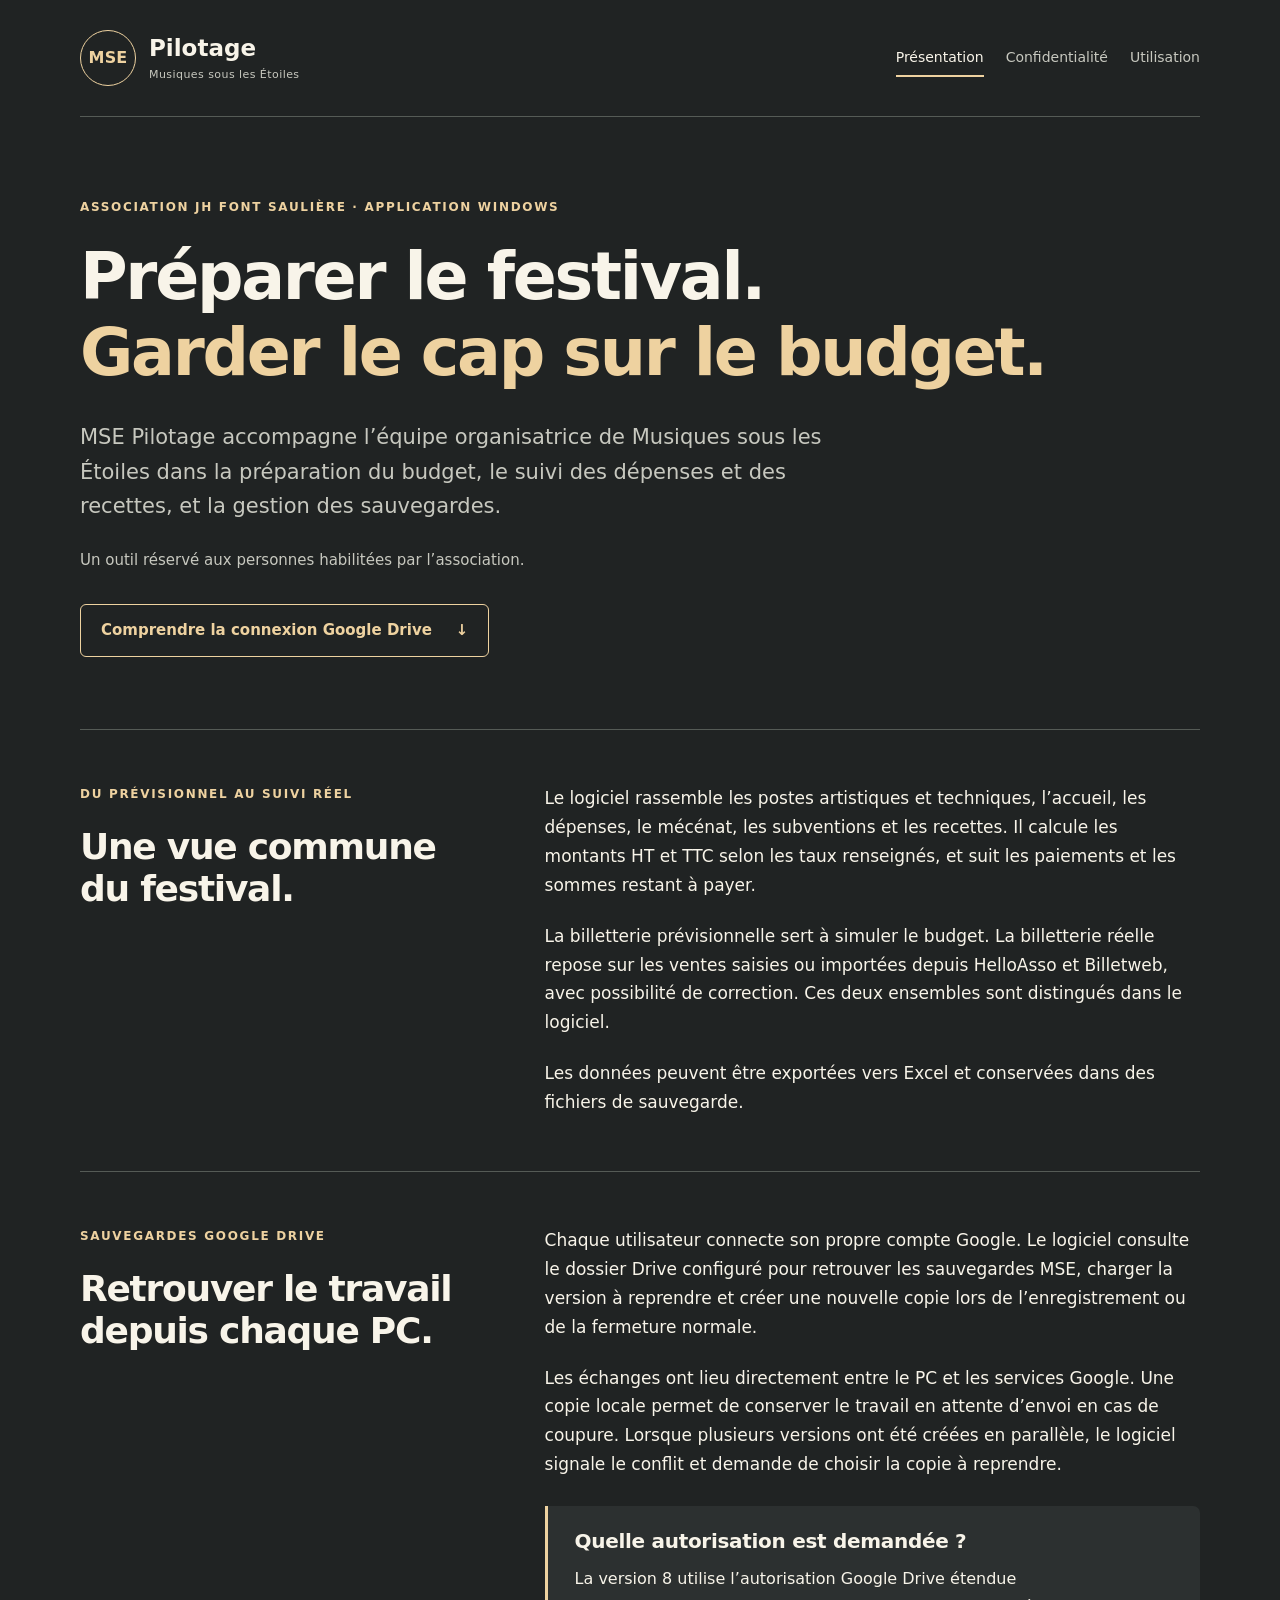
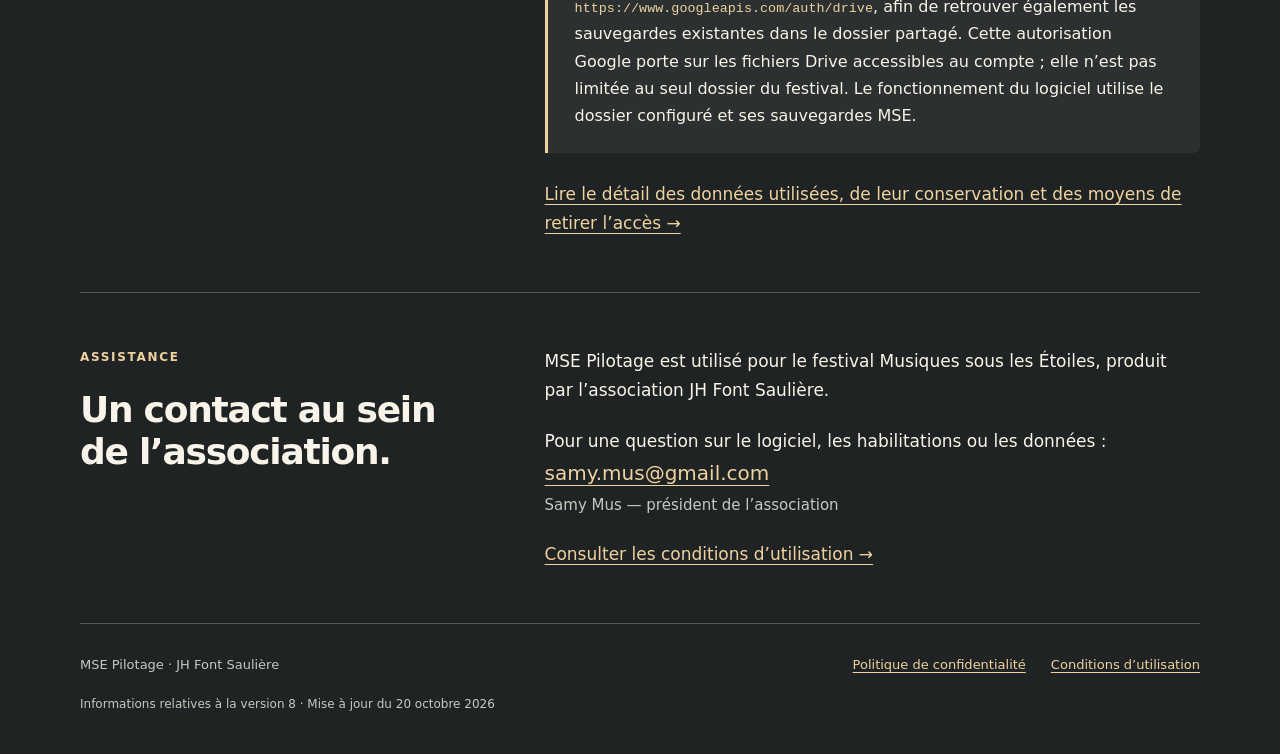
<file: index.html>
<!doctype html>
<html lang="fr">
<head>
  <meta charset="utf-8">
  <meta name="viewport" content="width=device-width, initial-scale=1">
  <meta name="description" content="MSE Pilotage : logiciel Windows de préparation et de suivi du budget du festival Musiques sous les Étoiles, utilisé par l’association JH Font Saulière.">
  <meta name="color-scheme" content="dark">
  <title>MSE Pilotage — Budget du festival Musiques sous les Étoiles</title>
  <link rel="stylesheet" href="style.css">
</head>
<body>
  <a class="skip" href="#contenu">Aller au contenu</a>
  <header class="site-header wrap">
    <a class="brand" href="index.html" aria-label="MSE Pilotage, accueil"><span class="mark" aria-hidden="true">MSE</span><span>Pilotage<small>Musiques sous les Étoiles</small></span></a>
    <nav aria-label="Navigation principale"><a href="index.html" aria-current="page">Présentation</a><a href="confidentialite.html">Confidentialité</a><a href="conditions.html">Utilisation</a></nav>
  </header>
  <main id="contenu" class="wrap">
    <section class="hero">
      <p class="eyebrow">Association JH Font Saulière · Application Windows</p>
      <h1>Préparer le festival.<br><span>Garder le cap sur le budget.</span></h1>
      <p class="lead">MSE Pilotage accompagne l’équipe organisatrice de Musiques sous les Étoiles dans la préparation du budget, le suivi des dépenses et des recettes, et la gestion des sauvegardes.</p>
      <p class="audience">Un outil réservé aux personnes habilitées par l’association.</p>
      <a class="button" href="#google-drive">Comprendre la connexion Google Drive <span aria-hidden="true">↓</span></a>
    </section>
    <section class="section two-columns" aria-labelledby="budget-titre">
      <div><p class="eyebrow">Du prévisionnel au suivi réel</p><h2 id="budget-titre">Une vue commune du festival.</h2></div>
      <div class="prose"><p>Le logiciel rassemble les postes artistiques et techniques, l’accueil, les dépenses, le mécénat, les subventions et les recettes. Il calcule les montants HT et TTC selon les taux renseignés, et suit les paiements et les sommes restant à payer.</p><p>La billetterie prévisionnelle sert à simuler le budget. La billetterie réelle repose sur les ventes saisies ou importées depuis HelloAsso et Billetweb, avec possibilité de correction. Ces deux ensembles sont distingués dans le logiciel.</p><p>Les données peuvent être exportées vers Excel et conservées dans des fichiers de sauvegarde.</p></div>
    </section>
    <section id="google-drive" class="section two-columns" aria-labelledby="drive-titre">
      <div><p class="eyebrow">Sauvegardes Google Drive</p><h2 id="drive-titre">Retrouver le travail depuis chaque PC.</h2></div>
      <div class="prose"><p>Chaque utilisateur connecte son propre compte Google. Le logiciel consulte le dossier Drive configuré pour retrouver les sauvegardes MSE, charger la version à reprendre et créer une nouvelle copie lors de l’enregistrement ou de la fermeture normale.</p><p>Les échanges ont lieu directement entre le PC et les services Google. Une copie locale permet de conserver le travail en attente d’envoi en cas de coupure. Lorsque plusieurs versions ont été créées en parallèle, le logiciel signale le conflit et demande de choisir la copie à reprendre.</p><div class="callout"><h3>Quelle autorisation est demandée ?</h3><p>La version 8 utilise l’autorisation Google Drive étendue <code>https://www.googleapis.com/auth/drive</code>, afin de retrouver également les sauvegardes existantes dans le dossier partagé. Cette autorisation Google porte sur les fichiers Drive accessibles au compte ; elle n’est pas limitée au seul dossier du festival. Le fonctionnement du logiciel utilise le dossier configuré et ses sauvegardes MSE.</p></div><p><a href="confidentialite.html">Lire le détail des données utilisées, de leur conservation et des moyens de retirer l’accès →</a></p></div>
    </section>
    <section class="section two-columns" aria-labelledby="contact-titre">
      <div><p class="eyebrow">Assistance</p><h2 id="contact-titre">Un contact au sein de l’association.</h2></div>
      <div class="prose"><p>MSE Pilotage est utilisé pour le festival Musiques sous les Étoiles, produit par l’association JH Font Saulière.</p><p>Pour une question sur le logiciel, les habilitations ou les données :<br><a class="contact" href="mailto:samy.mus@gmail.com">samy.mus@gmail.com</a><br><span class="muted">Samy Mus — président de l’association</span></p><p><a href="conditions.html">Consulter les conditions d’utilisation →</a></p></div>
    </section>
  </main>
  <footer class="site-footer wrap"><span>MSE Pilotage · JH Font Saulière</span><div><a href="confidentialite.html">Politique de confidentialité</a><a href="conditions.html">Conditions d’utilisation</a></div><small>Informations relatives à la version 8 · Mise à jour du 20 octobre 2026</small></footer>
</body>
</html>
</file>
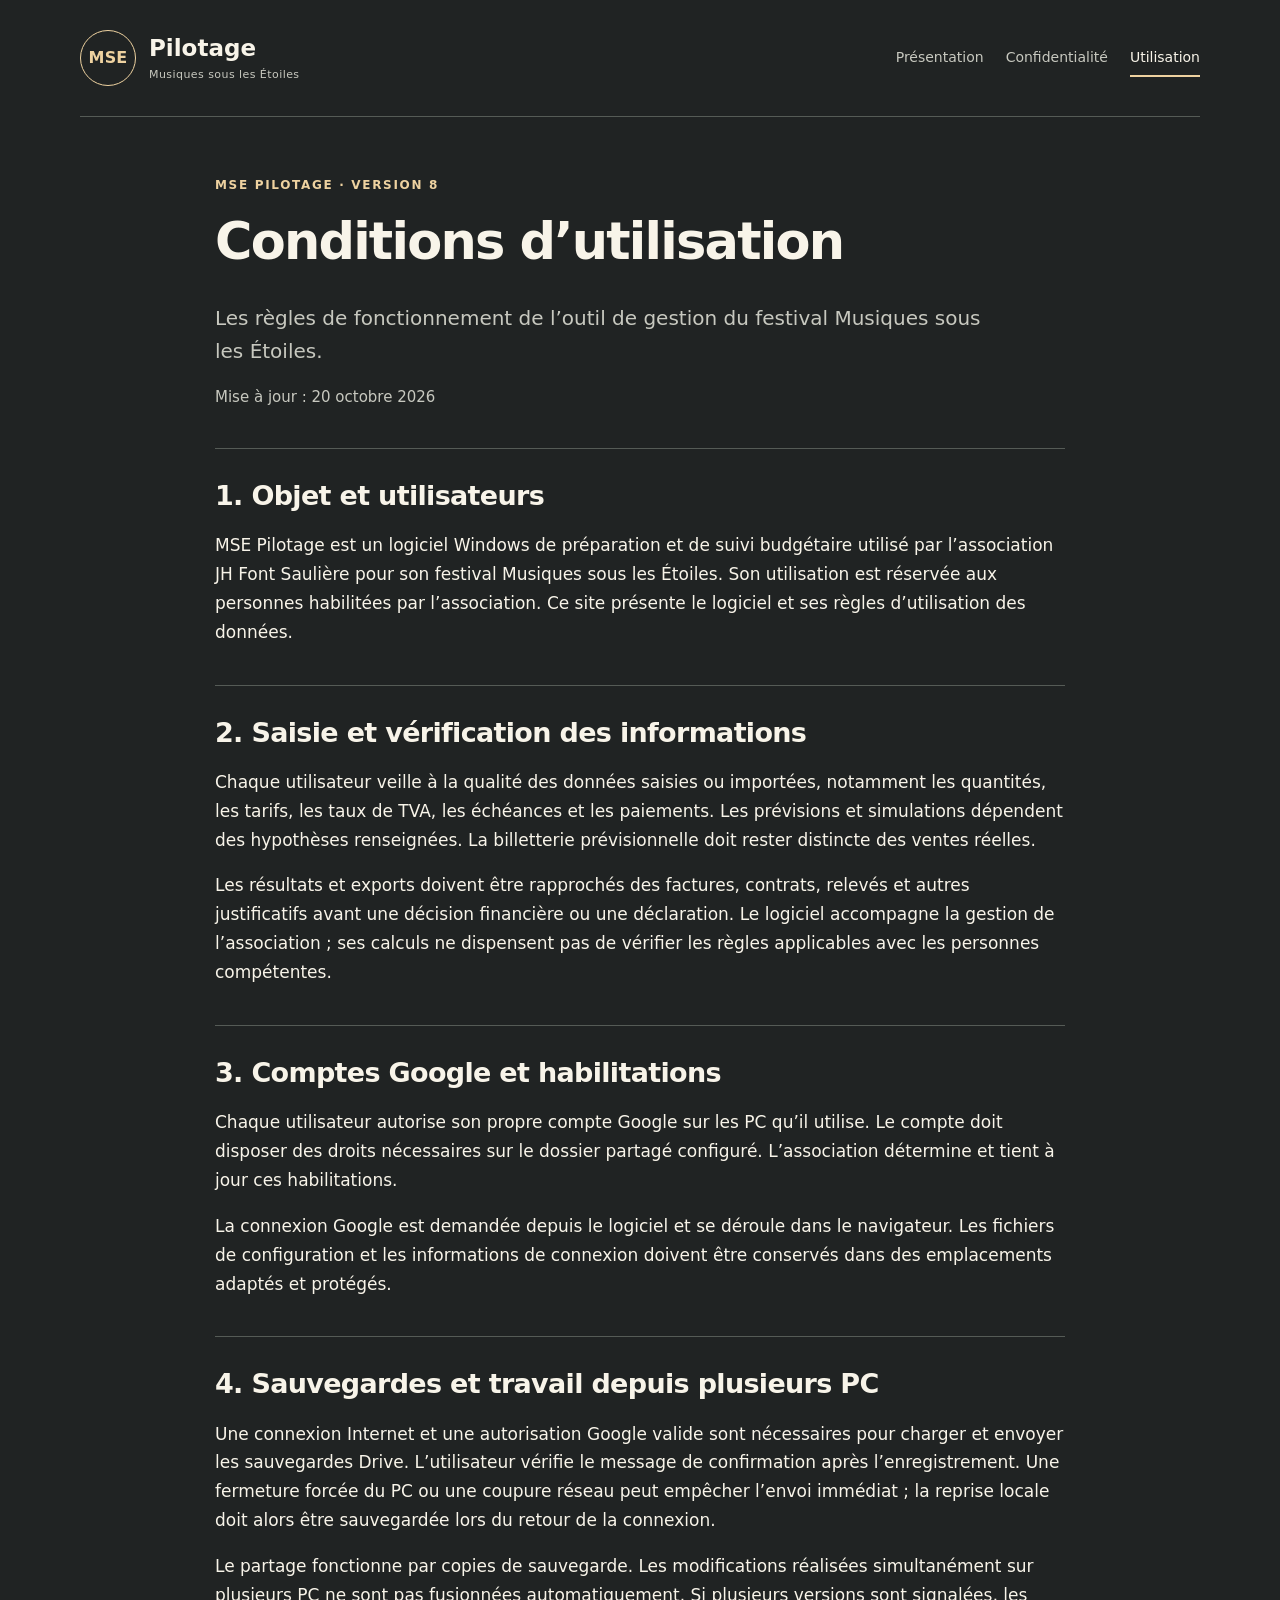
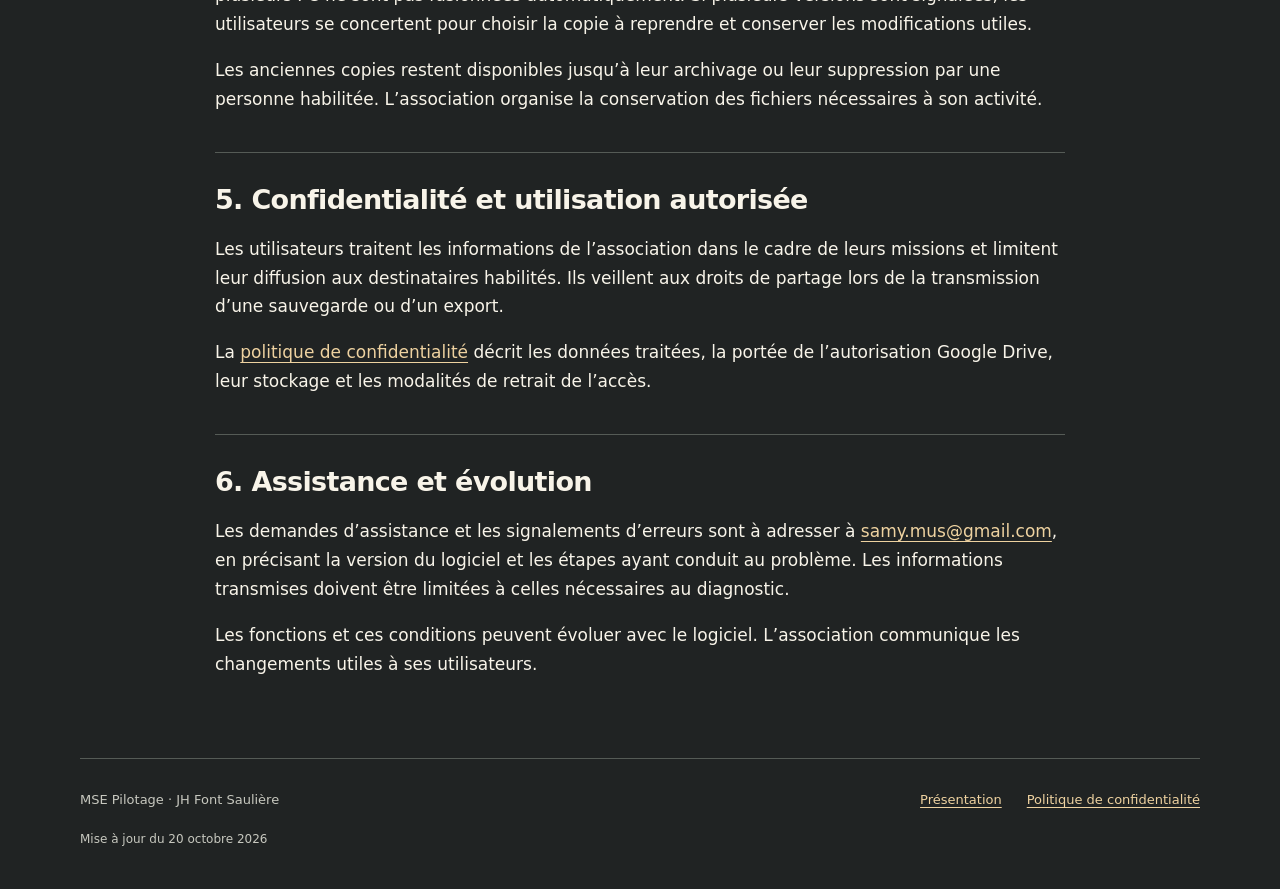
<file: conditions.html>
<!doctype html>
<html lang="fr">
<head>
  <meta charset="utf-8">
  <meta name="viewport" content="width=device-width, initial-scale=1">
  <meta name="description" content="Conditions d’utilisation de MSE Pilotage, outil de gestion budgétaire réservé aux personnes habilitées par l’association JH Font Saulière.">
  <meta name="color-scheme" content="dark">
  <title>Conditions d’utilisation — MSE Pilotage</title>
  <link rel="stylesheet" href="style.css">
</head>
<body>
  <a class="skip" href="#contenu">Aller au contenu</a>
  <header class="site-header wrap"><a class="brand" href="index.html" aria-label="MSE Pilotage, accueil"><span class="mark" aria-hidden="true">MSE</span><span>Pilotage<small>Musiques sous les Étoiles</small></span></a><nav aria-label="Navigation principale"><a href="index.html">Présentation</a><a href="confidentialite.html">Confidentialité</a><a href="conditions.html" aria-current="page">Utilisation</a></nav></header>
  <main id="contenu" class="wrap document">
    <p class="eyebrow">MSE Pilotage · Version 8</p><h1>Conditions d’utilisation</h1><p class="lead">Les règles de fonctionnement de l’outil de gestion du festival Musiques sous les Étoiles.</p><p class="muted">Mise à jour : 20 octobre 2026</p>
    <section><h2>1. Objet et utilisateurs</h2><p>MSE Pilotage est un logiciel Windows de préparation et de suivi budgétaire utilisé par l’association JH Font Saulière pour son festival Musiques sous les Étoiles. Son utilisation est réservée aux personnes habilitées par l’association. Ce site présente le logiciel et ses règles d’utilisation des données.</p></section>
    <section><h2>2. Saisie et vérification des informations</h2><p>Chaque utilisateur veille à la qualité des données saisies ou importées, notamment les quantités, les tarifs, les taux de TVA, les échéances et les paiements. Les prévisions et simulations dépendent des hypothèses renseignées. La billetterie prévisionnelle doit rester distincte des ventes réelles.</p><p>Les résultats et exports doivent être rapprochés des factures, contrats, relevés et autres justificatifs avant une décision financière ou une déclaration. Le logiciel accompagne la gestion de l’association ; ses calculs ne dispensent pas de vérifier les règles applicables avec les personnes compétentes.</p></section>
    <section><h2>3. Comptes Google et habilitations</h2><p>Chaque utilisateur autorise son propre compte Google sur les PC qu’il utilise. Le compte doit disposer des droits nécessaires sur le dossier partagé configuré. L’association détermine et tient à jour ces habilitations.</p><p>La connexion Google est demandée depuis le logiciel et se déroule dans le navigateur. Les fichiers de configuration et les informations de connexion doivent être conservés dans des emplacements adaptés et protégés.</p></section>
    <section><h2>4. Sauvegardes et travail depuis plusieurs PC</h2><p>Une connexion Internet et une autorisation Google valide sont nécessaires pour charger et envoyer les sauvegardes Drive. L’utilisateur vérifie le message de confirmation après l’enregistrement. Une fermeture forcée du PC ou une coupure réseau peut empêcher l’envoi immédiat ; la reprise locale doit alors être sauvegardée lors du retour de la connexion.</p><p>Le partage fonctionne par copies de sauvegarde. Les modifications réalisées simultanément sur plusieurs PC ne sont pas fusionnées automatiquement. Si plusieurs versions sont signalées, les utilisateurs se concertent pour choisir la copie à reprendre et conserver les modifications utiles.</p><p>Les anciennes copies restent disponibles jusqu’à leur archivage ou leur suppression par une personne habilitée. L’association organise la conservation des fichiers nécessaires à son activité.</p></section>
    <section><h2>5. Confidentialité et utilisation autorisée</h2><p>Les utilisateurs traitent les informations de l’association dans le cadre de leurs missions et limitent leur diffusion aux destinataires habilités. Ils veillent aux droits de partage lors de la transmission d’une sauvegarde ou d’un export.</p><p>La <a href="confidentialite.html">politique de confidentialité</a> décrit les données traitées, la portée de l’autorisation Google Drive, leur stockage et les modalités de retrait de l’accès.</p></section>
    <section><h2>6. Assistance et évolution</h2><p>Les demandes d’assistance et les signalements d’erreurs sont à adresser à <a href="mailto:samy.mus@gmail.com">samy.mus@gmail.com</a>, en précisant la version du logiciel et les étapes ayant conduit au problème. Les informations transmises doivent être limitées à celles nécessaires au diagnostic.</p><p>Les fonctions et ces conditions peuvent évoluer avec le logiciel. L’association communique les changements utiles à ses utilisateurs.</p></section>
  </main>
  <footer class="site-footer wrap"><span>MSE Pilotage · JH Font Saulière</span><div><a href="index.html">Présentation</a><a href="confidentialite.html">Politique de confidentialité</a></div><small>Mise à jour du 20 octobre 2026</small></footer>
</body>
</html>
</file>
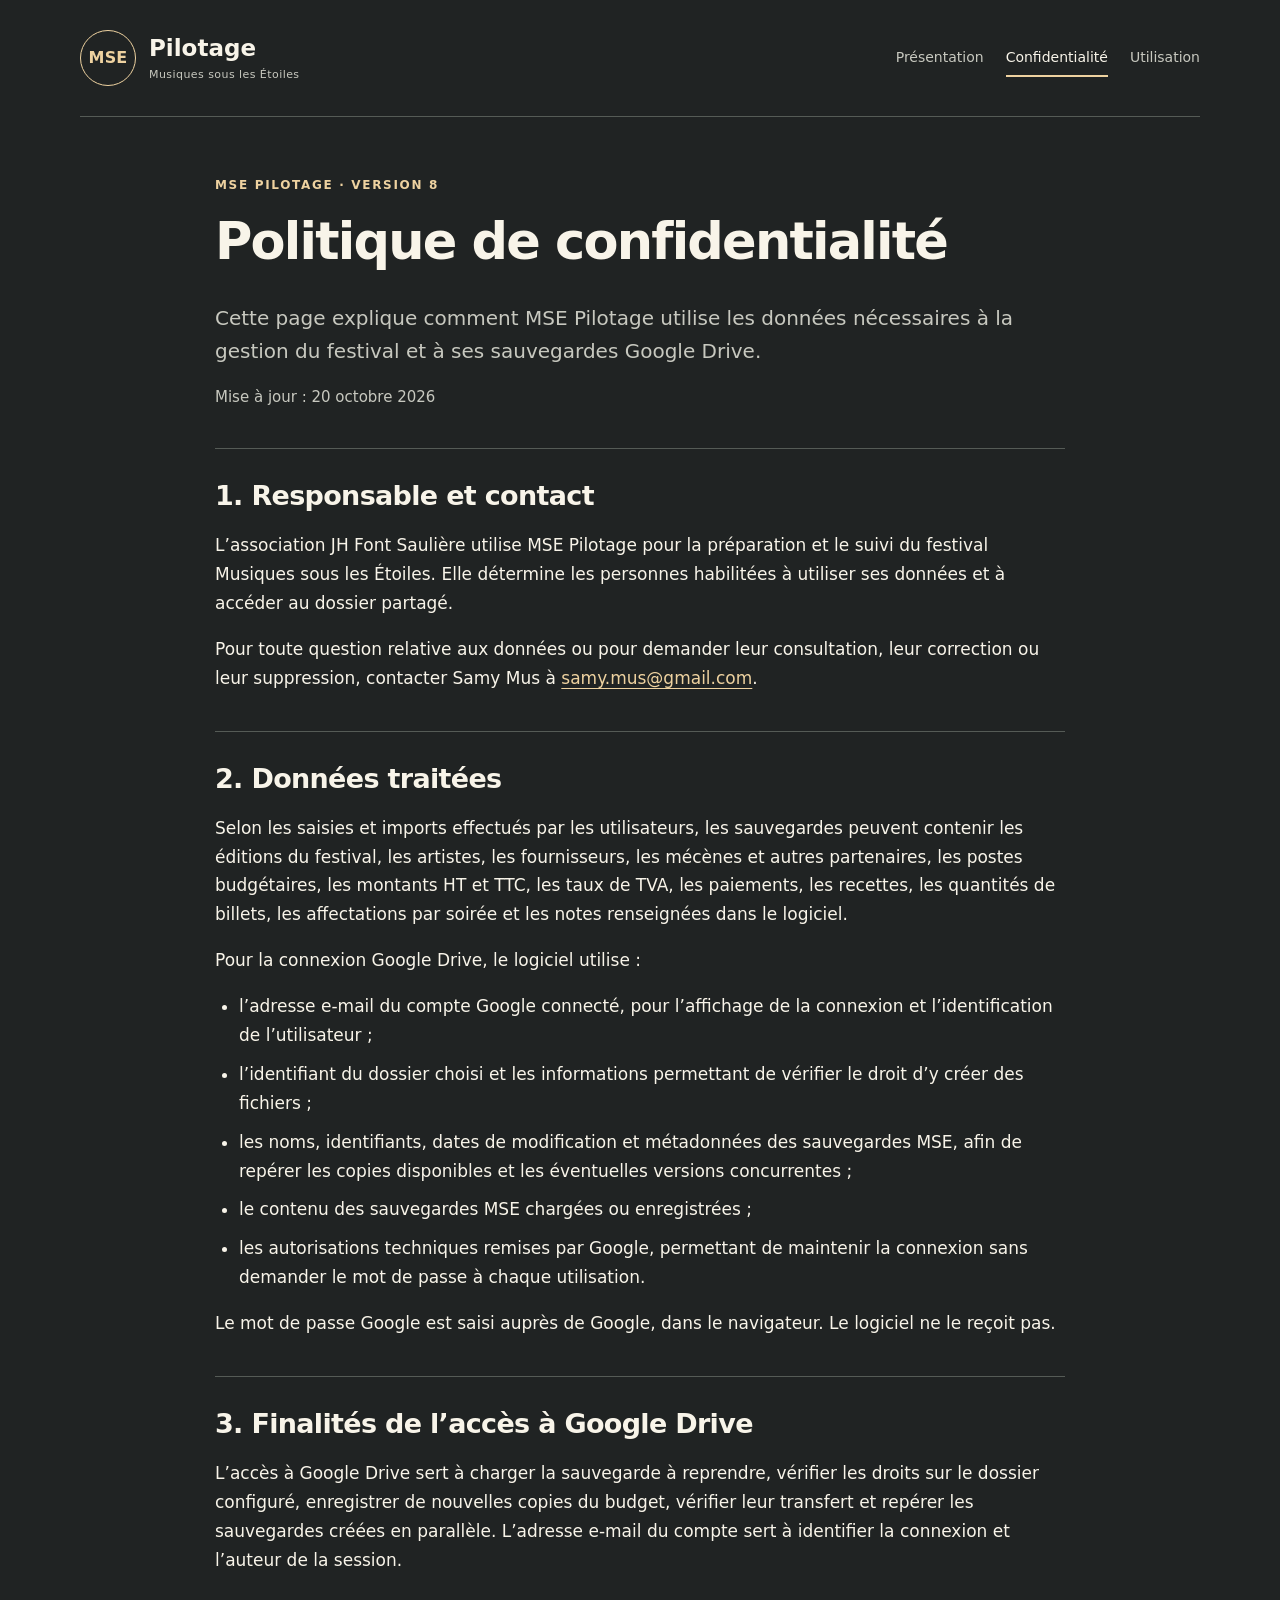
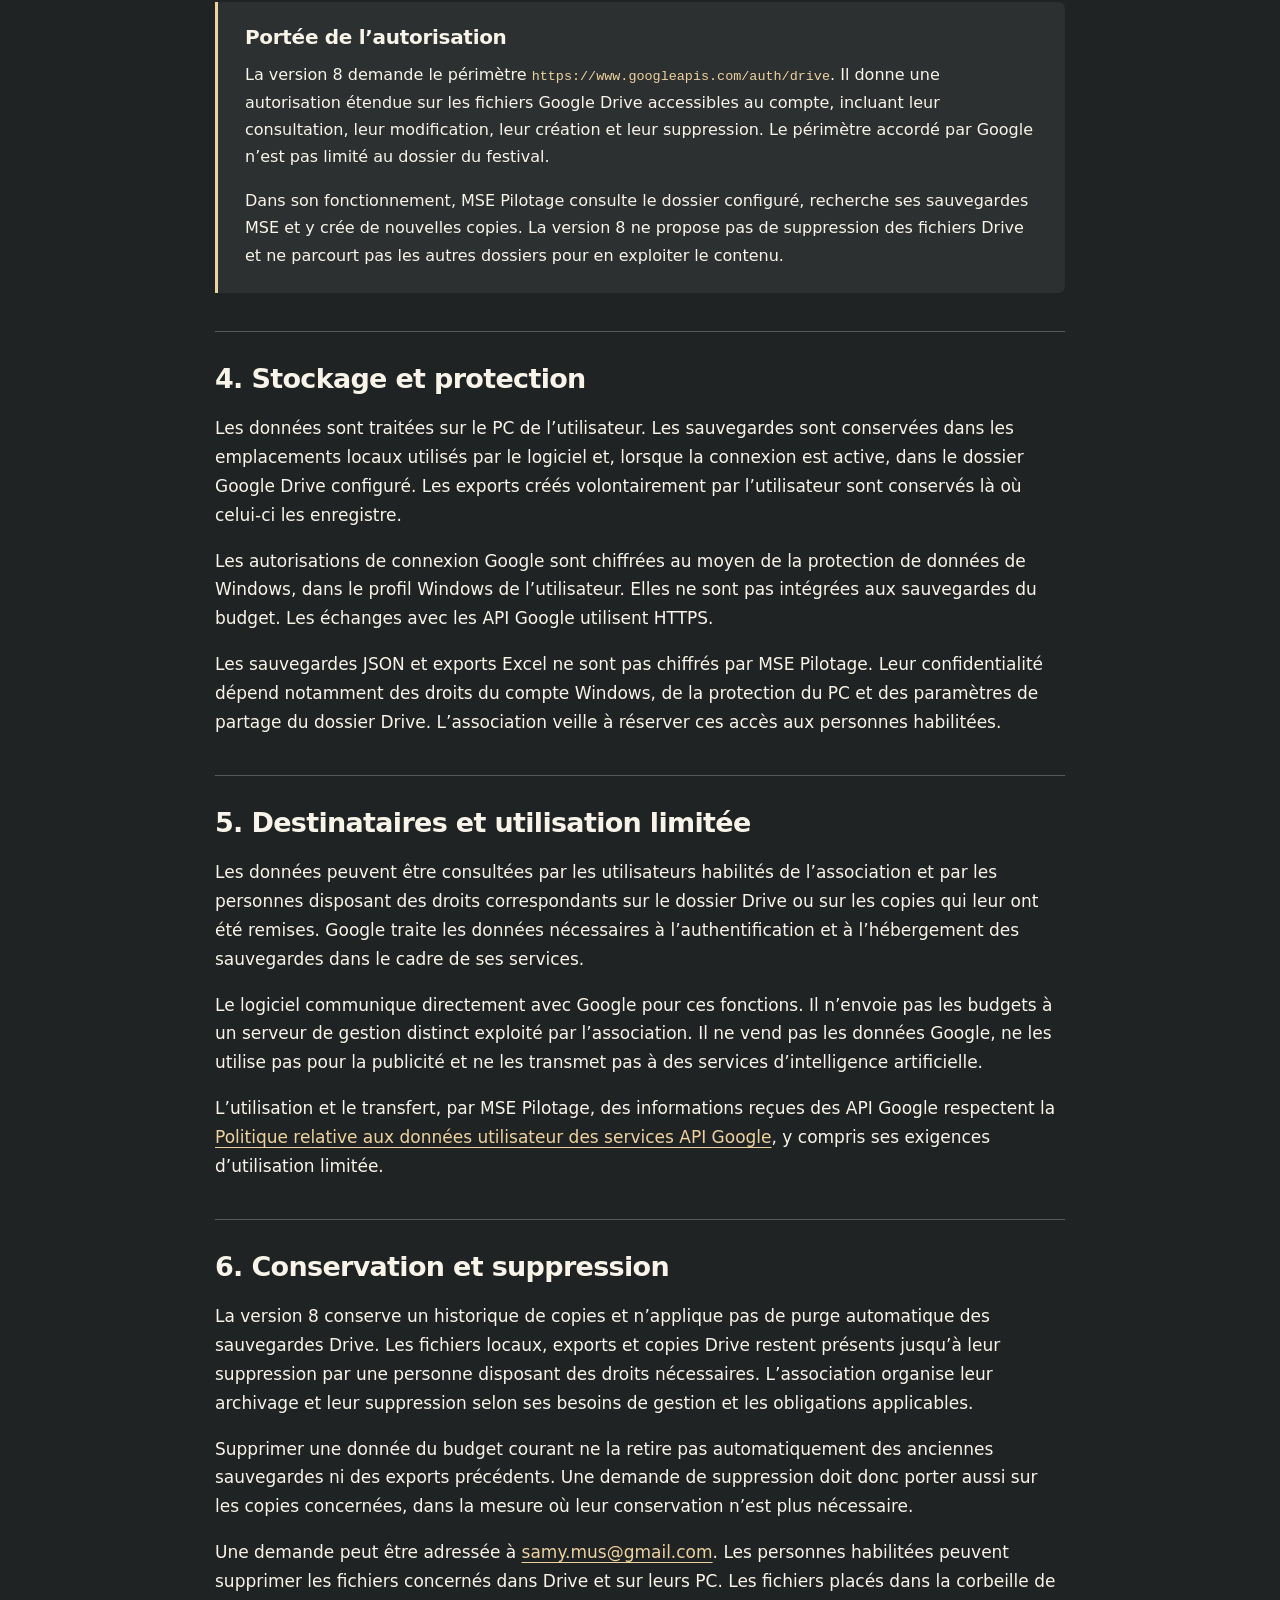
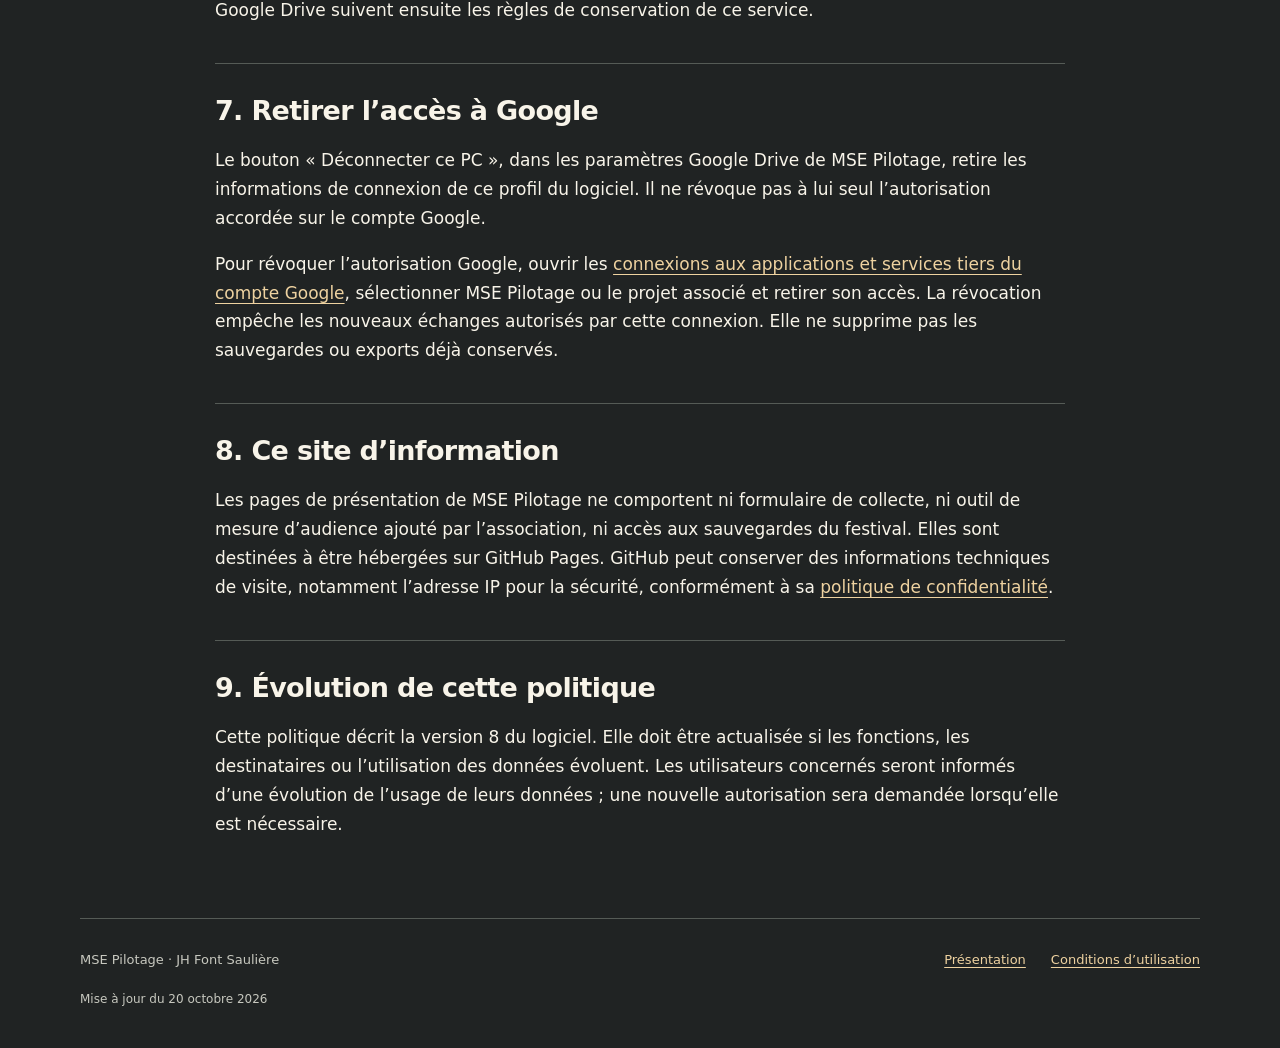
<file: confidentialite.html>
<!doctype html>
<html lang="fr">
<head>
  <meta charset="utf-8">
  <meta name="viewport" content="width=device-width, initial-scale=1">
  <meta name="description" content="Politique de confidentialité de MSE Pilotage : utilisation des données Google Drive, stockage des sauvegardes, accès, conservation et suppression.">
  <meta name="color-scheme" content="dark">
  <title>Politique de confidentialité — MSE Pilotage</title>
  <link rel="stylesheet" href="style.css">
</head>
<body>
  <a class="skip" href="#contenu">Aller au contenu</a>
  <header class="site-header wrap"><a class="brand" href="index.html" aria-label="MSE Pilotage, accueil"><span class="mark" aria-hidden="true">MSE</span><span>Pilotage<small>Musiques sous les Étoiles</small></span></a><nav aria-label="Navigation principale"><a href="index.html">Présentation</a><a href="confidentialite.html" aria-current="page">Confidentialité</a><a href="conditions.html">Utilisation</a></nav></header>
  <main id="contenu" class="wrap document">
    <p class="eyebrow">MSE Pilotage · Version 8</p>
    <h1>Politique de confidentialité</h1>
    <p class="lead">Cette page explique comment MSE Pilotage utilise les données nécessaires à la gestion du festival et à ses sauvegardes Google Drive.</p>
    <p class="muted">Mise à jour : 20 octobre 2026</p>
    <section><h2>1. Responsable et contact</h2><p>L’association JH Font Saulière utilise MSE Pilotage pour la préparation et le suivi du festival Musiques sous les Étoiles. Elle détermine les personnes habilitées à utiliser ses données et à accéder au dossier partagé.</p><p>Pour toute question relative aux données ou pour demander leur consultation, leur correction ou leur suppression, contacter Samy Mus à <a href="mailto:samy.mus@gmail.com">samy.mus@gmail.com</a>.</p></section>
    <section><h2>2. Données traitées</h2><p>Selon les saisies et imports effectués par les utilisateurs, les sauvegardes peuvent contenir les éditions du festival, les artistes, les fournisseurs, les mécènes et autres partenaires, les postes budgétaires, les montants HT et TTC, les taux de TVA, les paiements, les recettes, les quantités de billets, les affectations par soirée et les notes renseignées dans le logiciel.</p><p>Pour la connexion Google Drive, le logiciel utilise :</p><ul><li>l’adresse e-mail du compte Google connecté, pour l’affichage de la connexion et l’identification de l’utilisateur ;</li><li>l’identifiant du dossier choisi et les informations permettant de vérifier le droit d’y créer des fichiers ;</li><li>les noms, identifiants, dates de modification et métadonnées des sauvegardes MSE, afin de repérer les copies disponibles et les éventuelles versions concurrentes ;</li><li>le contenu des sauvegardes MSE chargées ou enregistrées ;</li><li>les autorisations techniques remises par Google, permettant de maintenir la connexion sans demander le mot de passe à chaque utilisation.</li></ul><p>Le mot de passe Google est saisi auprès de Google, dans le navigateur. Le logiciel ne le reçoit pas.</p></section>
    <section><h2>3. Finalités de l’accès à Google Drive</h2><p>L’accès à Google Drive sert à charger la sauvegarde à reprendre, vérifier les droits sur le dossier configuré, enregistrer de nouvelles copies du budget, vérifier leur transfert et repérer les sauvegardes créées en parallèle. L’adresse e-mail du compte sert à identifier la connexion et l’auteur de la session.</p><div class="callout"><h3>Portée de l’autorisation</h3><p>La version 8 demande le périmètre <code>https://www.googleapis.com/auth/drive</code>. Il donne une autorisation étendue sur les fichiers Google Drive accessibles au compte, incluant leur consultation, leur modification, leur création et leur suppression. Le périmètre accordé par Google n’est pas limité au dossier du festival.</p><p>Dans son fonctionnement, MSE Pilotage consulte le dossier configuré, recherche ses sauvegardes MSE et y crée de nouvelles copies. La version 8 ne propose pas de suppression des fichiers Drive et ne parcourt pas les autres dossiers pour en exploiter le contenu.</p></div></section>
    <section><h2>4. Stockage et protection</h2><p>Les données sont traitées sur le PC de l’utilisateur. Les sauvegardes sont conservées dans les emplacements locaux utilisés par le logiciel et, lorsque la connexion est active, dans le dossier Google Drive configuré. Les exports créés volontairement par l’utilisateur sont conservés là où celui-ci les enregistre.</p><p>Les autorisations de connexion Google sont chiffrées au moyen de la protection de données de Windows, dans le profil Windows de l’utilisateur. Elles ne sont pas intégrées aux sauvegardes du budget. Les échanges avec les API Google utilisent HTTPS.</p><p>Les sauvegardes JSON et exports Excel ne sont pas chiffrés par MSE Pilotage. Leur confidentialité dépend notamment des droits du compte Windows, de la protection du PC et des paramètres de partage du dossier Drive. L’association veille à réserver ces accès aux personnes habilitées.</p></section>
    <section><h2>5. Destinataires et utilisation limitée</h2><p>Les données peuvent être consultées par les utilisateurs habilités de l’association et par les personnes disposant des droits correspondants sur le dossier Drive ou sur les copies qui leur ont été remises. Google traite les données nécessaires à l’authentification et à l’hébergement des sauvegardes dans le cadre de ses services.</p><p>Le logiciel communique directement avec Google pour ces fonctions. Il n’envoie pas les budgets à un serveur de gestion distinct exploité par l’association. Il ne vend pas les données Google, ne les utilise pas pour la publicité et ne les transmet pas à des services d’intelligence artificielle.</p><p>L’utilisation et le transfert, par MSE Pilotage, des informations reçues des API Google respectent la <a href="https://developers.google.com/terms/api-services-user-data-policy">Politique relative aux données utilisateur des services API Google</a>, y compris ses exigences d’utilisation limitée.</p></section>
    <section><h2>6. Conservation et suppression</h2><p>La version 8 conserve un historique de copies et n’applique pas de purge automatique des sauvegardes Drive. Les fichiers locaux, exports et copies Drive restent présents jusqu’à leur suppression par une personne disposant des droits nécessaires. L’association organise leur archivage et leur suppression selon ses besoins de gestion et les obligations applicables.</p><p>Supprimer une donnée du budget courant ne la retire pas automatiquement des anciennes sauvegardes ni des exports précédents. Une demande de suppression doit donc porter aussi sur les copies concernées, dans la mesure où leur conservation n’est plus nécessaire.</p><p>Une demande peut être adressée à <a href="mailto:samy.mus@gmail.com">samy.mus@gmail.com</a>. Les personnes habilitées peuvent supprimer les fichiers concernés dans Drive et sur leurs PC. Les fichiers placés dans la corbeille de Google Drive suivent ensuite les règles de conservation de ce service.</p></section>
    <section><h2>7. Retirer l’accès à Google</h2><p>Le bouton « Déconnecter ce PC », dans les paramètres Google Drive de MSE Pilotage, retire les informations de connexion de ce profil du logiciel. Il ne révoque pas à lui seul l’autorisation accordée sur le compte Google.</p><p>Pour révoquer l’autorisation Google, ouvrir les <a href="https://myaccount.google.com/connections">connexions aux applications et services tiers du compte Google</a>, sélectionner MSE Pilotage ou le projet associé et retirer son accès. La révocation empêche les nouveaux échanges autorisés par cette connexion. Elle ne supprime pas les sauvegardes ou exports déjà conservés.</p></section>
    <section><h2>8. Ce site d’information</h2><p>Les pages de présentation de MSE Pilotage ne comportent ni formulaire de collecte, ni outil de mesure d’audience ajouté par l’association, ni accès aux sauvegardes du festival. Elles sont destinées à être hébergées sur GitHub Pages. GitHub peut conserver des informations techniques de visite, notamment l’adresse IP pour la sécurité, conformément à sa <a href="https://docs.github.com/en/site-policy/privacy-policies/github-general-privacy-statement">politique de confidentialité</a>.</p></section>
    <section><h2>9. Évolution de cette politique</h2><p>Cette politique décrit la version 8 du logiciel. Elle doit être actualisée si les fonctions, les destinataires ou l’utilisation des données évoluent. Les utilisateurs concernés seront informés d’une évolution de l’usage de leurs données ; une nouvelle autorisation sera demandée lorsqu’elle est nécessaire.</p></section>
  </main>
  <footer class="site-footer wrap"><span>MSE Pilotage · JH Font Saulière</span><div><a href="index.html">Présentation</a><a href="conditions.html">Conditions d’utilisation</a></div><small>Mise à jour du 20 octobre 2026</small></footer>
</body>
</html>
</file>
<file: style.css>
:root{color-scheme:dark;--bg:#202323;--panel:#2c3030;--ink:#f8f4e9;--muted:#c7c8bf;--accent:#eed2a0;--line:#555b56;--width:1120px;font-family:Inter,ui-sans-serif,system-ui,-apple-system,BlinkMacSystemFont,"Segoe UI",sans-serif;font-synthesis:none}
*{box-sizing:border-box}html{scroll-behavior:smooth;scroll-padding-top:24px}body{margin:0;background:var(--bg);color:var(--ink);font-size:17px;line-height:1.7}a{color:var(--accent);text-underline-offset:.24em;text-decoration-thickness:1px}a:hover{text-decoration-thickness:2px}a:focus-visible{outline:3px solid var(--accent);outline-offset:6px;border-radius:3px}.wrap{width:min(var(--width),calc(100% - 64px));margin-inline:auto}.skip{position:absolute;left:20px;top:-100px;background:var(--ink);color:var(--bg);padding:12px 20px;z-index:4}.skip:focus{top:16px}.site-header{display:flex;justify-content:space-between;align-items:center;gap:32px;padding-block:30px;border-bottom:1px solid var(--line)}.brand{display:flex;align-items:center;gap:13px;text-decoration:none;color:var(--ink);font-size:23px;line-height:1.2;font-weight:700}.mark{display:grid;place-items:center;border:1px solid var(--accent);width:56px;height:56px;border-radius:50%;color:var(--accent);font-size:16px;letter-spacing:.01em;font-weight:750;flex-shrink:0}.brand small{display:block;color:var(--muted);font-size:11px;letter-spacing:.04em;font-weight:450;margin-top:5px}.site-header nav{display:flex;flex-wrap:wrap;gap:22px;font-size:14px}.site-header nav a{color:var(--muted);text-decoration:none;padding-block:7px}.site-header nav a[aria-current=page]{color:var(--ink);box-shadow:inset 0 -2px var(--accent)}.hero{padding-block:80px 72px;max-width:970px}.eyebrow{font-size:12px;font-weight:650;letter-spacing:.14em;text-transform:uppercase;color:var(--accent);margin:0 0 22px}h1,h2,h3{line-height:1.16;font-weight:620;letter-spacing:-.035em;text-wrap:balance}h1{font-size:clamp(38px,5.1vw,65px);margin:0 0 30px}h1 span{color:var(--accent)}h2{font-size:clamp(27px,3vw,36px);margin:0}h3{font-size:20px;letter-spacing:-.015em;margin:0 0 12px}.lead{font-size:21px;line-height:1.65;max-width:800px;color:var(--muted);margin:0 0 24px}.audience{font-size:15px;margin-bottom:30px;color:var(--muted)}.button{display:inline-flex;gap:24px;align-items:center;border:1px solid var(--accent);border-radius:6px;padding:13px 20px;font-size:15px;font-weight:600;text-decoration:none}.button:hover{background:var(--accent);color:var(--bg)}.section{padding-block:54px;border-top:1px solid var(--line)}.two-columns{display:grid;grid-template-columns:1fr 1.62fr;gap:60px}.prose p{margin:0 0 22px}.prose p:last-child{margin-bottom:0}.callout{border-left:3px solid var(--accent);background:var(--panel);padding:24px 27px;margin:27px 0;border-radius:0 7px 7px 0}.callout p{font-size:16px}.callout p:last-child{margin-bottom:0}.muted{color:var(--muted);font-size:15px}.contact{font-size:20px}.site-footer{padding-block:30px 40px;border-top:1px solid var(--line);display:flex;flex-wrap:wrap;justify-content:space-between;gap:18px 28px;font-size:13px;color:var(--muted)}.site-footer div{display:flex;gap:25px;flex-wrap:wrap}.site-footer small{flex-basis:100%;font-size:12px}.document{max-width:850px;padding-block:58px 62px}.document h1{font-size:clamp(34px,5vw,51px)}.document .lead{font-size:20px}.document section{margin-top:38px;padding-top:29px;border-top:1px solid var(--line)}.document h2{font-size:27px;line-height:1.3;letter-spacing:-.025em;margin-bottom:18px}.document p{margin:0 0 17px}.document li{margin-block:10px}.document ul{padding-left:24px}code{font-size:.84em;overflow-wrap:anywhere;color:var(--accent)}
@media(max-width:760px){.wrap{width:calc(100% - 36px)}.site-header{align-items:flex-start;flex-direction:column;gap:22px;padding-block:22px}.site-header nav{gap:20px;font-size:13px}.hero{padding-block:48px 45px}.lead{font-size:19px}.two-columns{grid-template-columns:1fr;gap:24px}.section{padding-block:35px}.eyebrow{font-size:11px;line-height:1.7;margin-bottom:17px}.button{font-size:14px;gap:14px}.document{padding-block:38px 45px}.document h2{font-size:24px}.callout{padding:20px}.site-footer{font-size:12px}.site-footer div{gap:12px 20px}}
@media(prefers-reduced-motion:reduce){html{scroll-behavior:auto}}
@media print{:root{--bg:#fff;--ink:#151515;--muted:#444;--accent:#333;--line:#ccc;--panel:#f5f5f5;color-scheme:light}body{font-size:11pt}.wrap{width:100%;max-width:none}.site-header nav,.skip,.button{display:none}.hero,.document{padding-block:20px}.two-columns{display:block}.section h2{margin-bottom:20px}.callout,section{break-inside:avoid}h1{font-size:30pt}h2{font-size:20pt}.lead{font-size:14pt}}
</file>
